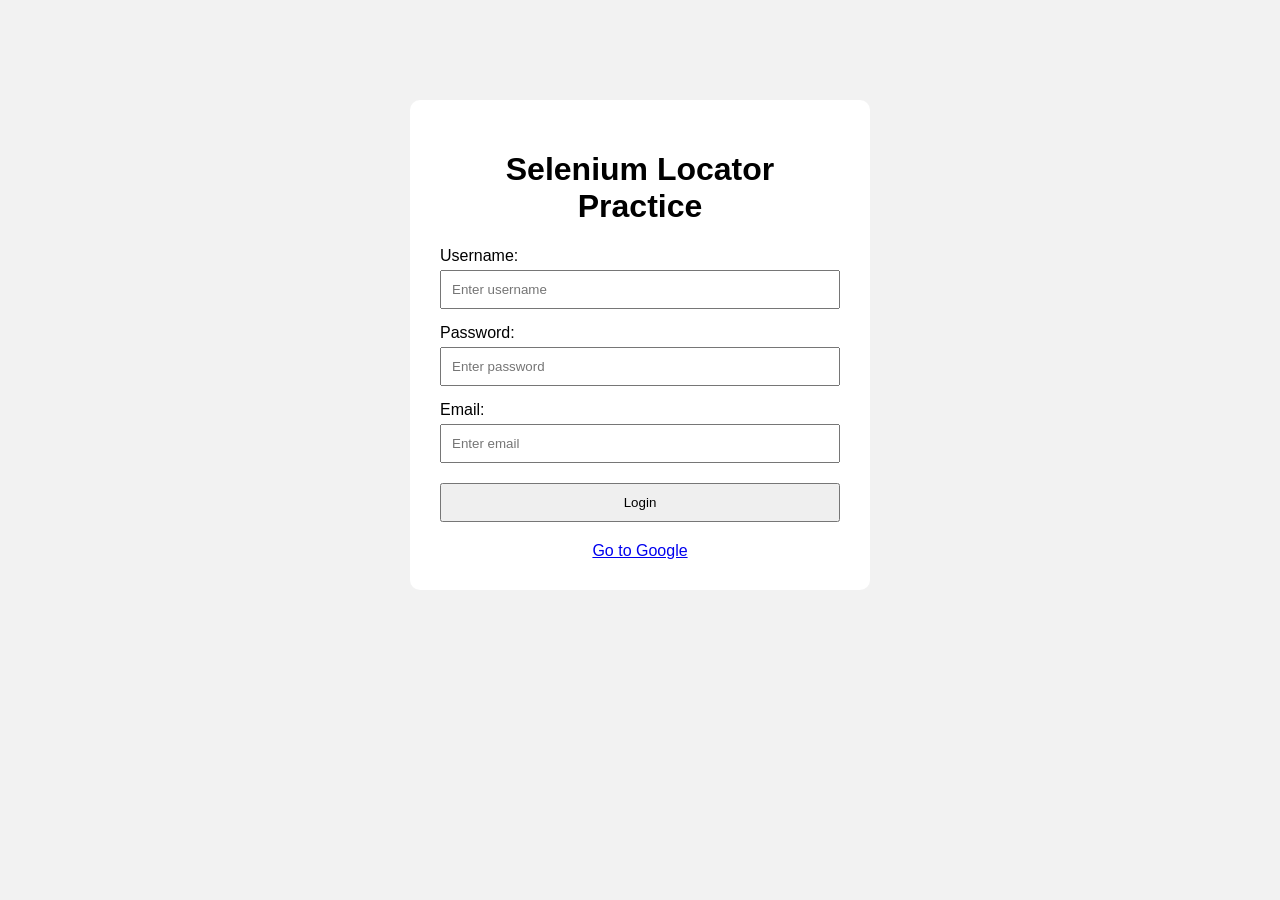
<file: Folder 1 - Initial Lab Work and Video Demonstrations/Class_Assignment-1.3/part-1/index.html>
<!DOCTYPE html>
<html lang="en">
<head>
    <meta charset="UTF-8">
    <meta name="viewport" content="width=device-width, initial-scale=1.0">
    <title>Selenium Locator Practice</title>
    <link rel="stylesheet" href="style.css">
</head>
<body>

    <div class="container">
        <h1>Selenium Locator Practice</h1>

        <form>
            <!-- ID -->
            <label for="username">Username:</label>
            <input type="text" id="username" placeholder="Enter username">

            <!-- NAME -->
            <label for="password">Password:</label>
            <input type="password" name="password" id="password" placeholder="Enter password">

            <!-- TAG NAME -->
            <label for="email">Email:</label>
            <input type="email" id="email" placeholder="Enter email">

            <!-- CLASS NAME -->
            <button type="button" class="login-button">Login</button>

        </form>

        <!-- link text -->
        <a href="https://www.google.com">Go to Google</a>

    </div>

</body>
</html>
</file>
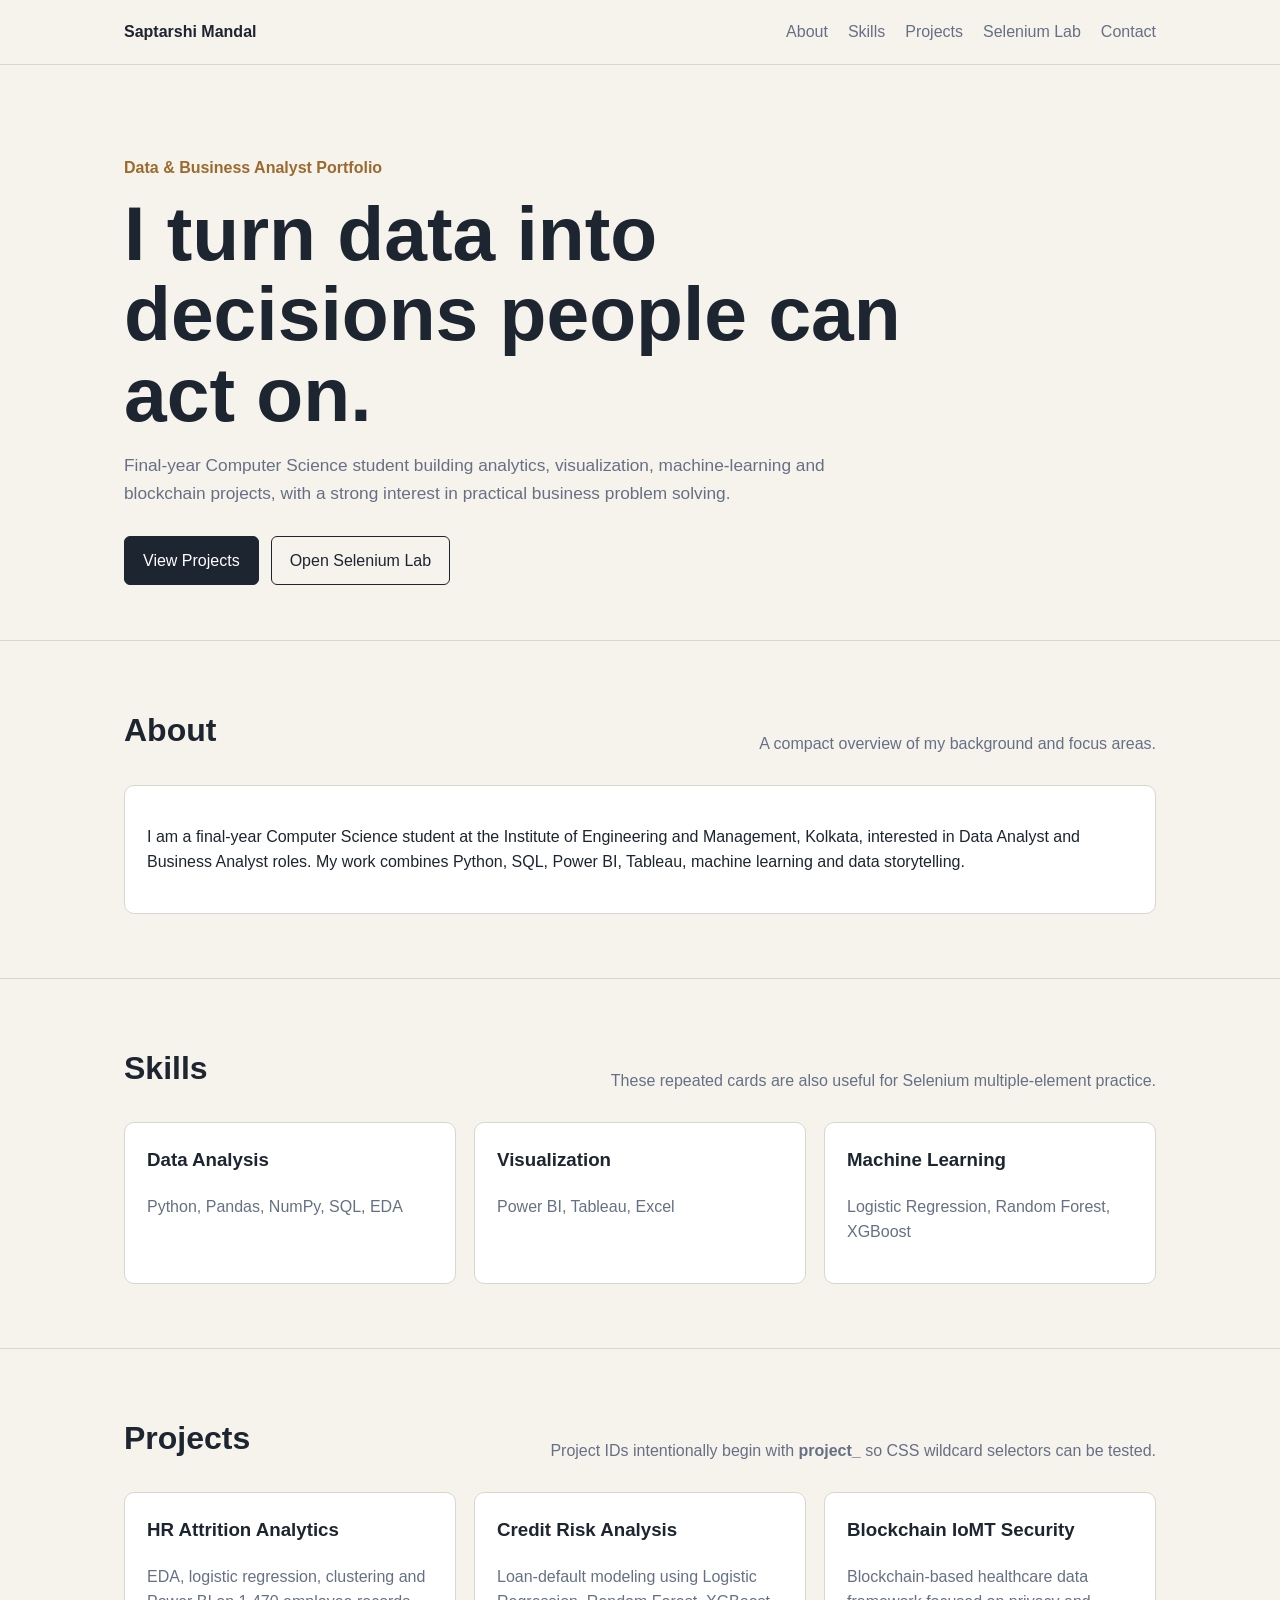
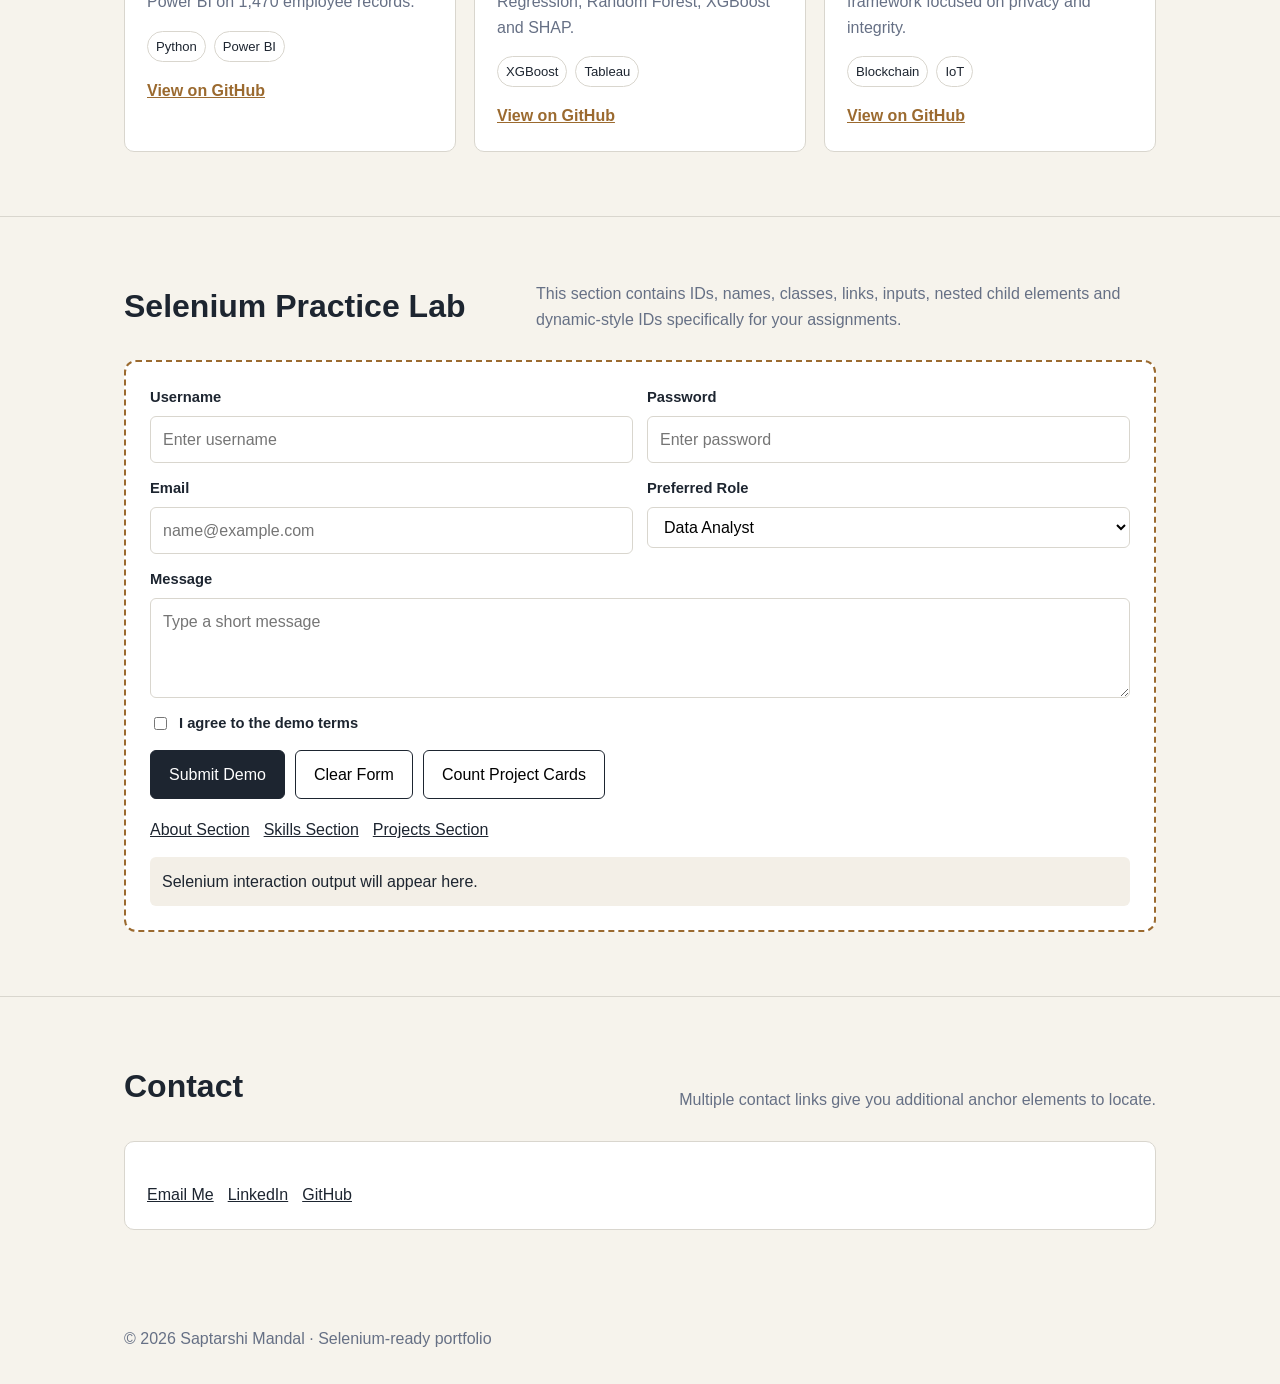
<file: Folder 1 - Initial Lab Work and Video Demonstrations/Class_Assignment-1.3/part-2/index.html>
<!DOCTYPE html>
<html lang="en">
<head>
<meta charset="UTF-8">
<meta name="viewport" content="width=device-width, initial-scale=1.0">
<title>Saptarshi Mandal | Portfolio & Selenium Practice</title>
<meta name="description" content="Portfolio of Saptarshi Mandal with a Selenium-friendly practice section for web element identification assignments.">
<style>
:root{
  --bg:#f6f3ec; --panel:#ffffff; --ink:#1d2530; --muted:#667085;
  --line:#d9d6ce; --accent:#9b6a2f; --accent2:#e9dcc7; --max:1080px;
}
*{box-sizing:border-box}
html{scroll-behavior:smooth}
body{margin:0;font-family:Arial,Helvetica,sans-serif;background:var(--bg);color:var(--ink);line-height:1.6}
a{color:inherit}.wrap{max-width:var(--max);margin:auto;padding:0 24px}
nav{position:sticky;top:0;z-index:10;background:rgba(246,243,236,.96);border-bottom:1px solid var(--line)}
nav .wrap{min-height:64px;display:flex;align-items:center;justify-content:space-between;gap:20px}
.brand{text-decoration:none;font-weight:700}.nav-links{display:flex;gap:20px;list-style:none;padding:0;margin:0;flex-wrap:wrap}
.nav-links a{text-decoration:none;color:var(--muted)}.nav-links a:hover{color:var(--accent)}
.hero{padding:90px 0 55px}.eyebrow{color:var(--accent);font-weight:700}.hero h1{font-size:clamp(2.4rem,6vw,4.8rem);line-height:1.05;margin:12px 0 18px;max-width:900px}
.hero p{max-width:720px;color:var(--muted);font-size:1.08rem}.actions{display:flex;gap:12px;flex-wrap:wrap;margin-top:28px}
.btn{border:1px solid var(--ink);padding:11px 18px;text-decoration:none;background:transparent;cursor:pointer;border-radius:6px;font:inherit}
.btn-primary{background:var(--ink);color:white}.btn:hover{transform:translateY(-1px)}
section{padding:64px 0;border-top:1px solid var(--line)}.section-head{display:flex;justify-content:space-between;gap:20px;align-items:end;margin-bottom:28px}
.section-head h2{margin:0;font-size:2rem}.section-head p{margin:0;color:var(--muted);max-width:620px}
.grid{display:grid;grid-template-columns:repeat(3,1fr);gap:18px}.card{background:var(--panel);border:1px solid var(--line);padding:22px;border-radius:10px}
.card h3{margin-top:0}.muted{color:var(--muted)}.tag-list{display:flex;gap:8px;flex-wrap:wrap}.tag{border:1px solid var(--line);padding:4px 8px;border-radius:999px;font-size:.82rem}
.project-card .project-links{display:flex;gap:16px;margin-top:16px}.project-links a{color:var(--accent);font-weight:700}
.form-grid{display:grid;grid-template-columns:1fr 1fr;gap:14px}.field{display:flex;flex-direction:column;gap:6px}.field.full{grid-column:1/-1}
label{font-weight:700;font-size:.92rem}input,select,textarea{width:100%;padding:10px 12px;border:1px solid var(--line);border-radius:6px;background:#fff;font:inherit}
textarea{min-height:100px;resize:vertical}.checkbox-row{display:flex;align-items:center;gap:9px}.checkbox-row input{width:auto}
.selenium-box{background:#fff;border:2px dashed var(--accent);padding:24px;border-radius:12px}.control-row{display:flex;gap:10px;flex-wrap:wrap;margin-top:14px}
#labOutput{margin-top:14px;padding:12px;background:#f3efe7;border-radius:6px;min-height:48px}.link-list{display:flex;gap:14px;flex-wrap:wrap;margin-top:18px}
footer{padding:32px 0;color:var(--muted)}
@media(max-width:800px){.grid{grid-template-columns:1fr}.form-grid{grid-template-columns:1fr}.field.full{grid-column:auto}.section-head{align-items:start;flex-direction:column}}
</style>
</head>
<body>

<nav id="mainNav">
  <div class="wrap">
    <a class="brand" id="brandLink" href="#top">Saptarshi Mandal</a>
    <ul class="nav-links" id="navLinks">
      <li><a href="#about">About</a></li>
      <li><a href="#skills">Skills</a></li>
      <li><a href="#projects">Projects</a></li>
      <li><a href="#selenium-lab">Selenium Lab</a></li>
      <li><a href="#contact">Contact</a></li>
    </ul>
  </div>
</nav>

<header class="hero" id="top">
  <div class="wrap">
    <div class="eyebrow">Data & Business Analyst Portfolio</div>
    <h1>I turn data into decisions people can act on.</h1>
    <p>Final-year Computer Science student building analytics, visualization, machine-learning and blockchain projects, with a strong interest in practical business problem solving.</p>
    <div class="actions">
      <a id="viewProjectsBtn" class="btn btn-primary" href="#projects">View Projects</a>
      <a class="btn" href="#selenium-lab">Open Selenium Lab</a>
    </div>
  </div>
</header>

<section id="about">
  <div class="wrap">
    <div class="section-head"><h2>About</h2><p>A compact overview of my background and focus areas.</p></div>
    <div class="card">
      <p>I am a final-year Computer Science student at the Institute of Engineering and Management, Kolkata, interested in Data Analyst and Business Analyst roles. My work combines Python, SQL, Power BI, Tableau, machine learning and data storytelling.</p>
    </div>
  </div>
</section>

<section id="skills">
  <div class="wrap">
    <div class="section-head"><h2>Skills</h2><p>These repeated cards are also useful for Selenium multiple-element practice.</p></div>
    <div class="grid" id="skillsGrid">
      <div class="card skill-card"><h3>Data Analysis</h3><p class="muted">Python, Pandas, NumPy, SQL, EDA</p></div>
      <div class="card skill-card"><h3>Visualization</h3><p class="muted">Power BI, Tableau, Excel</p></div>
      <div class="card skill-card"><h3>Machine Learning</h3><p class="muted">Logistic Regression, Random Forest, XGBoost</p></div>
    </div>
  </div>
</section>

<section id="projects">
  <div class="wrap">
    <div class="section-head"><h2>Projects</h2><p>Project IDs intentionally begin with <strong>project_</strong> so CSS wildcard selectors can be tested.</p></div>
    <div class="grid">
      <article class="card project-card" id="project_101">
        <h3>HR Attrition Analytics</h3><p class="muted">EDA, logistic regression, clustering and Power BI on 1,470 employee records.</p>
        <div class="tag-list"><span class="tag">Python</span><span class="tag">Power BI</span></div>
        <div class="project-links"><a href="https://github.com/Saptarshi-Mandal-1234" target="_blank">View on GitHub</a></div>
      </article>
      <article class="card project-card" id="project_202">
        <h3>Credit Risk Analysis</h3><p class="muted">Loan-default modeling using Logistic Regression, Random Forest, XGBoost and SHAP.</p>
        <div class="tag-list"><span class="tag">XGBoost</span><span class="tag">Tableau</span></div>
        <div class="project-links"><a href="https://github.com/Saptarshi-Mandal-1234" target="_blank">View on GitHub</a></div>
      </article>
      <article class="card project-card" id="project_303">
        <h3>Blockchain IoMT Security</h3><p class="muted">Blockchain-based healthcare data framework focused on privacy and integrity.</p>
        <div class="tag-list"><span class="tag">Blockchain</span><span class="tag">IoT</span></div>
        <div class="project-links"><a href="https://github.com/Saptarshi-Mandal-1234" target="_blank">View on GitHub</a></div>
      </article>
    </div>
  </div>
</section>

<section id="selenium-lab">
  <div class="wrap">
    <div class="section-head"><h2>Selenium Practice Lab</h2><p>This section contains IDs, names, classes, links, inputs, nested child elements and dynamic-style IDs specifically for your assignments.</p></div>
    <div class="selenium-box">
      <form id="practiceForm" onsubmit="return false;">
        <div class="form-grid">
          <div class="field">
            <label for="username">Username</label>
            <input id="username" name="username" type="text" placeholder="Enter username">
          </div>
          <div class="field">
            <label for="passwordField">Password</label>
            <input id="passwordField" name="password" type="password" placeholder="Enter password">
          </div>
          <div class="field">
            <label for="user_email_786">Email</label>
            <input id="user_email_786" name="email" type="email" placeholder="name@example.com">
          </div>
          <div class="field">
            <label for="roleSelect">Preferred Role</label>
            <select id="roleSelect" name="role">
              <option value="data-analyst">Data Analyst</option>
              <option value="business-analyst">Business Analyst</option>
              <option value="software">Software Developer</option>
            </select>
          </div>
          <div class="field full">
            <label for="messageBox">Message</label>
            <textarea id="messageBox" name="message" placeholder="Type a short message"></textarea>
          </div>
          <div class="field full">
            <label class="checkbox-row"><input id="agreeTerms" name="agree" type="checkbox"> I agree to the demo terms</label>
          </div>
        </div>

        <div class="control-row" id="buttonArea">
          <button id="submitDemo" class="btn btn-primary action-button" type="button">Submit Demo</button>
          <button id="clearDemo" class="btn action-button" type="reset">Clear Form</button>
          <button id="showCount" class="btn action-button" type="button">Count Project Cards</button>
        </div>
      </form>

      <div class="link-list" id="practiceLinks">
        <a class="demo-link" href="#about">About Section</a>
        <a class="demo-link" href="#skills">Skills Section</a>
        <a class="demo-link" href="#projects">Projects Section</a>
      </div>

      <div id="labOutput">Selenium interaction output will appear here.</div>
    </div>
  </div>
</section>

<section id="contact">
  <div class="wrap">
    <div class="section-head"><h2>Contact</h2><p>Multiple contact links give you additional anchor elements to locate.</p></div>
    <div class="card">
      <div class="link-list">
        <a class="contact-link" href="mailto:saptarshi2005.kgp@gmail.com">Email Me</a>
        <a class="contact-link" href="https://www.linkedin.com/in/saptarshi-mandal-cs" target="_blank">LinkedIn</a>
        <a class="contact-link" href="https://github.com/Saptarshi-Mandal-1234" target="_blank">GitHub</a>
      </div>
    </div>
  </div>
</section>

<footer><div class="wrap">© 2026 Saptarshi Mandal · Selenium-ready portfolio</div></footer>

<script>
const output = document.getElementById('labOutput');
document.getElementById('submitDemo').addEventListener('click', () => {
  const user = document.getElementById('username').value || 'Guest';
  output.textContent = `Demo submitted successfully for ${user}.`;
});
document.getElementById('showCount').addEventListener('click', () => {
  const total = document.querySelectorAll('[id^="project_"]').length;
  output.textContent = `Total project cards: ${total}`;
});
document.getElementById('clearDemo').addEventListener('click', () => {
  setTimeout(() => output.textContent = 'Form cleared.', 0);
});
</script>
</body>
</html>
</file>
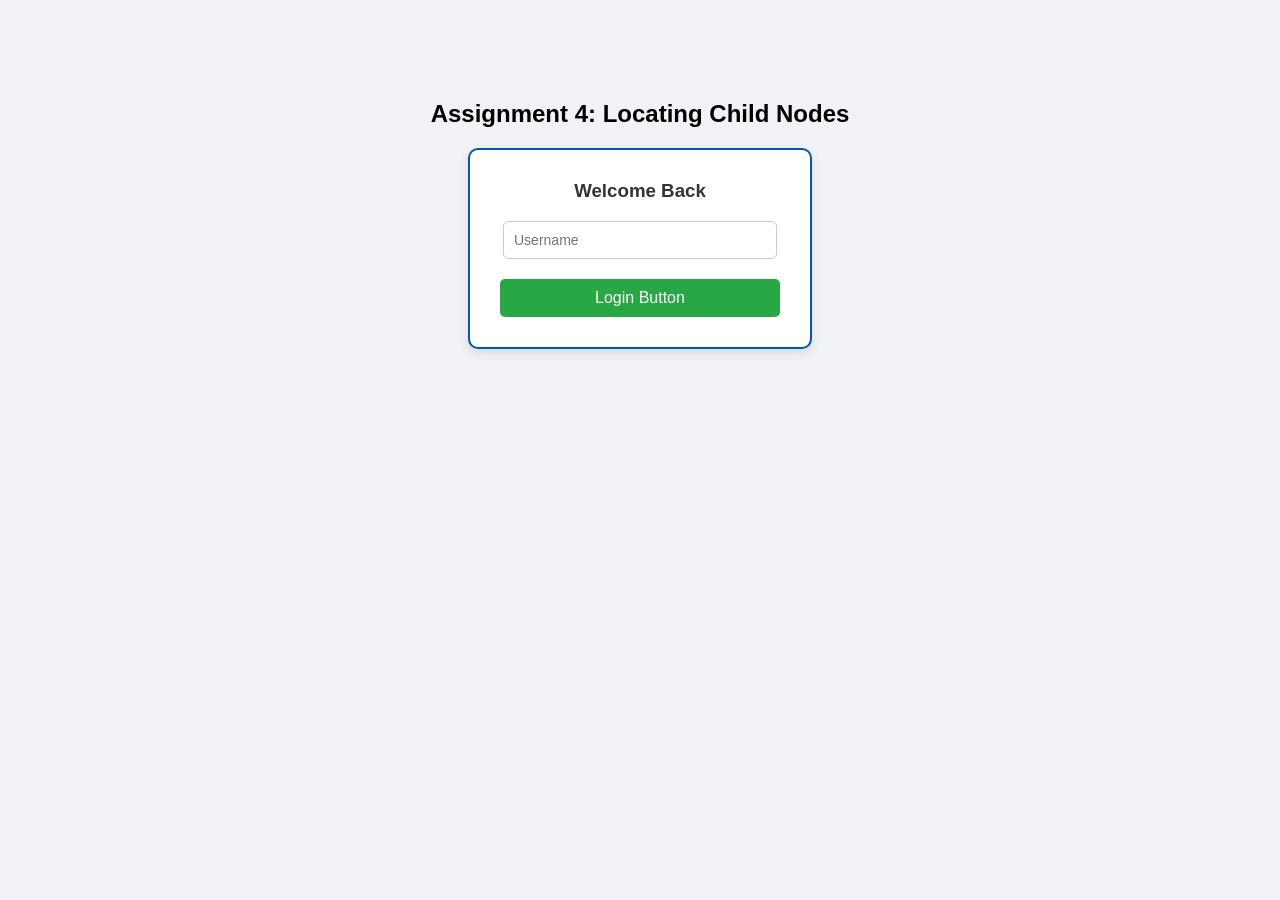
<file: Folder 1 - Initial Lab Work and Video Demonstrations/Class_Assignment-1.3/part-4/assignment.html>
<!DOCTYPE html>
<html lang="en">
<head>
    <meta charset="UTF-8">
    <title>Assignment 4: Child Nodes</title>
    
    <!-- This line links your HTML to the external style.css file -->
    <link rel="stylesheet" href="style.css">
    
</head>
<body>

    <h2>Assignment 4: Locating Child Nodes</h2>
    
    <!-- Parent Container -->
    <div class="login-panel">
        <h3>Welcome Back</h3>
        <input type="text" placeholder="Username">
        
        <!-- Target Child -->
        <button id="submit-btn">Login Button</button> 
    </div>

</body>
</html>
</file>
<file: Folder 1 - Initial Lab Work and Video Demonstrations/Class_Assignment-1.3/part-1/style.css>
body {
    font-family: Arial, sans-serif;
    background-color: #f2f2f2;
}

.container {
    width: 400px;
    margin: 100px auto;
    padding: 30px;
    background-color: white;
    border-radius: 10px;
}

h1 {
    text-align: center;
}

label {
    display: block;
    margin-top: 15px;
}

input {
    width: 100%;
    padding: 10px;
    margin-top: 5px;
    box-sizing: border-box;
}

.login-button {
    width: 100%;
    padding: 10px;
    margin-top: 20px;
    cursor: pointer;
}

a {
    display: block;
    margin-top: 20px;
    text-align: center;
}
</file>
<file: Folder 1 - Initial Lab Work and Video Demonstrations/Class_Assignment-1.3/part-4/style.css>
body {
    font-family: Arial, sans-serif;
    background-color: #f0f2f5;
    display: flex;
    flex-direction: column;
    align-items: center;
    margin-top: 80px;
}

/* THE PARENT: Styles the login panel to look like a clean card */
.login-panel {
    background-color: white;
    border: 2px solid #0056b3;
    border-radius: 10px;
    padding: 30px;
    width: 280px;
    box-shadow: 0px 4px 10px rgba(0, 0, 0, 0.1);
    text-align: center;
}

.login-panel h3 {
    margin-top: 0;
    color: #333;
}

/* Styles the input box */
.login-panel input {
    width: 90%;
    padding: 10px;
    margin-bottom: 20px;
    border: 1px solid #ccc;
    border-radius: 5px;
    font-size: 14px;
}

/* THE CHILD: Styles the target button */
.login-panel button {
    background-color: #28a745;
    color: white;
    border: none;
    padding: 10px 20px;
    font-size: 16px;
    border-radius: 5px;
    cursor: pointer;
    width: 100%;
}

/* Adds a visual color change when hovered or clicked */
.login-panel button:hover {
    background-color: #218838;
}
</file>
